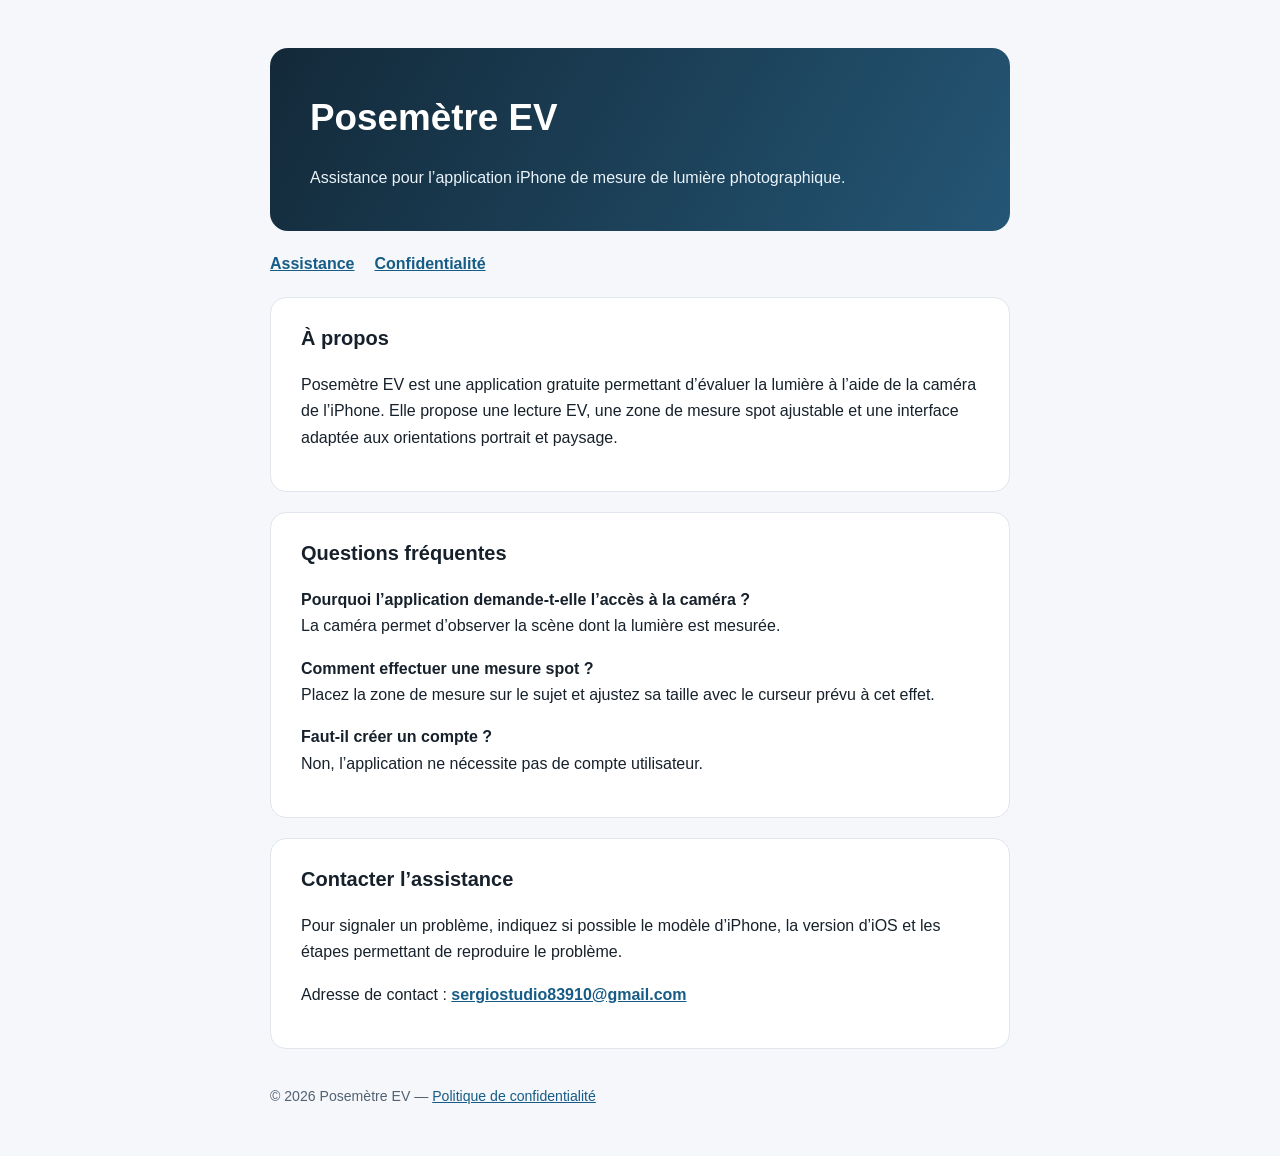
<file: index.html>
<!doctype html><html lang="fr"><head><meta charset="utf-8"><meta name="viewport" content="width=device-width,initial-scale=1"><meta name="description" content="Assistance officielle de Posemètre EV pour iPhone."><title>Assistance — Posemètre EV</title><link rel="stylesheet" href="style.css"></head><body><main><header class="hero"><h1>Posemètre EV</h1><p>Assistance pour l’application iPhone de mesure de lumière photographique.</p></header><nav aria-label="Navigation"><a href="index.html" aria-current="page">Assistance</a><a href="confidentialite.html">Confidentialité</a></nav><section class="card"><h2>À propos</h2><p>Posemètre EV est une application gratuite permettant d’évaluer la lumière à l’aide de la caméra de l’iPhone. Elle propose une lecture EV, une zone de mesure spot ajustable et une interface adaptée aux orientations portrait et paysage.</p></section><section class="card"><h2>Questions fréquentes</h2><p><strong>Pourquoi l’application demande-t-elle l’accès à la caméra ?</strong><br>La caméra permet d’observer la scène dont la lumière est mesurée.</p><p><strong>Comment effectuer une mesure spot ?</strong><br>Placez la zone de mesure sur le sujet et ajustez sa taille avec le curseur prévu à cet effet.</p><p><strong>Faut-il créer un compte ?</strong><br>Non, l’application ne nécessite pas de compte utilisateur.</p></section><section class="card"><h2>Contacter l’assistance</h2><p>Pour signaler un problème, indiquez si possible le modèle d’iPhone, la version d’iOS et les étapes permettant de reproduire le problème.</p><p>Adresse de contact : <strong><a href="mailto:sergiostudio83910@gmail.com">sergiostudio83910@gmail.com</a></strong></p></section><footer>© 2026 Posemètre EV — <a href="confidentialite.html">Politique de confidentialité</a></footer></main></body></html>
</file>
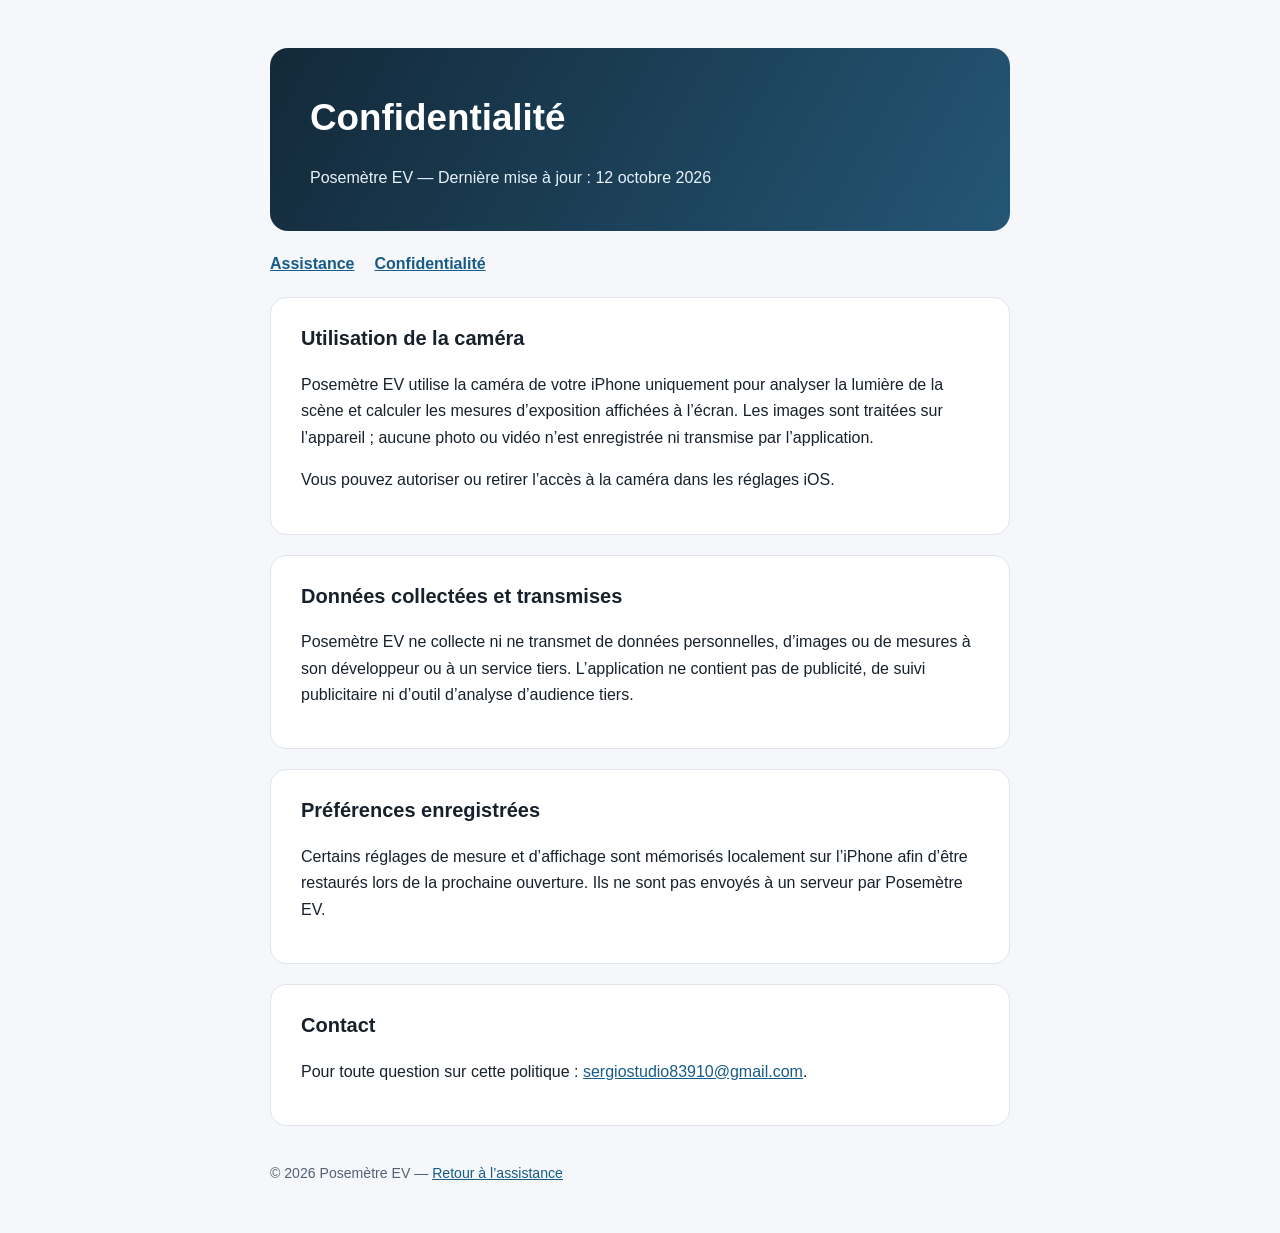
<file: confidentialite.html>
<!doctype html>
<html lang="fr">
<head>
<meta charset="utf-8">
<meta name="viewport" content="width=device-width,initial-scale=1">
<meta name="description" content="Politique de confidentialité de Posemètre EV pour iPhone.">
<title>Confidentialité — Posemètre EV</title>
<link rel="stylesheet" href="style.css">
</head>
<body><main>
<header class="hero"><h1>Confidentialité</h1><p>Posemètre EV — Dernière mise à jour : 12 octobre 2026</p></header>
<nav aria-label="Navigation"><a href="index.html">Assistance</a><a href="confidentialite.html" aria-current="page">Confidentialité</a></nav>
<section class="card"><h2>Utilisation de la caméra</h2>
<p>Posemètre EV utilise la caméra de votre iPhone uniquement pour analyser la lumière de la scène et calculer les mesures d’exposition affichées à l’écran. Les images sont traitées sur l’appareil ; aucune photo ou vidéo n’est enregistrée ni transmise par l’application.</p>
<p>Vous pouvez autoriser ou retirer l’accès à la caméra dans les réglages iOS.</p></section>
<section class="card"><h2>Données collectées et transmises</h2>
<p>Posemètre EV ne collecte ni ne transmet de données personnelles, d’images ou de mesures à son développeur ou à un service tiers. L’application ne contient pas de publicité, de suivi publicitaire ni d’outil d’analyse d’audience tiers.</p></section>
<section class="card"><h2>Préférences enregistrées</h2>
<p>Certains réglages de mesure et d’affichage sont mémorisés localement sur l’iPhone afin d’être restaurés lors de la prochaine ouverture. Ils ne sont pas envoyés à un serveur par Posemètre EV.</p></section>
<section class="card"><h2>Contact</h2>
<p>Pour toute question sur cette politique : <a href="mailto:sergiostudio83910@gmail.com">sergiostudio83910@gmail.com</a>.</p></section>
<footer>© 2026 Posemètre EV — <a href="index.html">Retour à l’assistance</a></footer>
</main></body></html>
</file>
<file: style.css>
:root{color-scheme:light;--ink:#17212b;--muted:#526273;--bg:#f5f7fa;--card:#fff;--accent:#165c86}*{box-sizing:border-box}body{margin:0;background:var(--bg);font-family:-apple-system,BlinkMacSystemFont,'Segoe UI',sans-serif;color:var(--ink);line-height:1.65}main{max-width:780px;margin:48px auto;padding:0 20px}.hero{padding:40px;border-radius:18px;background:linear-gradient(120deg,#132939,#245675);color:#fff}.hero h1{font-size:2.3rem;margin:0}.hero p{margin-bottom:0;color:#e9f3fa}.card{background:var(--card);border:1px solid #e0e6ec;border-radius:16px;padding:24px 30px;margin:20px 0}h2{font-size:1.25rem;margin-top:0}a{color:var(--accent)}nav{display:flex;gap:20px;margin:20px 0}nav a{font-weight:600}footer{margin:36px 0;color:var(--muted);font-size:.88rem}.notice{background:#fff6df;border-left:4px solid #d79b19;padding:12px 16px;border-radius:8px}code{overflow-wrap:anywhere}@media(max-width:600px){.hero{padding:26px}.card{padding:20px}.hero h1{font-size:1.9rem}}
</file>
